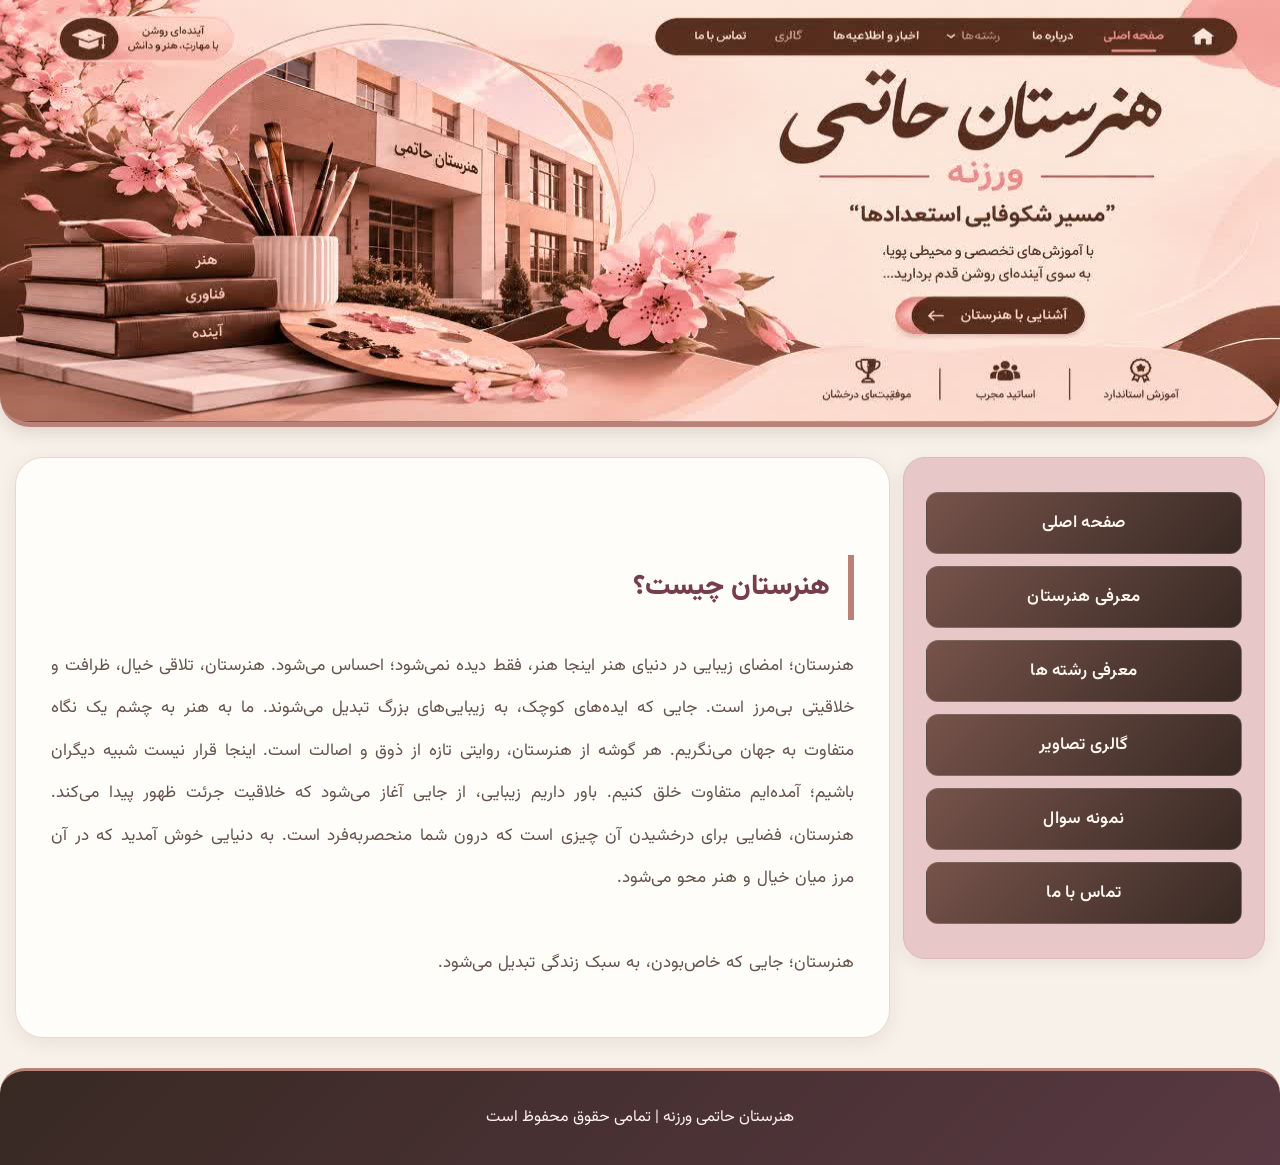
<file: index.html>
<!doctype html>
<html>
<head>
	<link rel="preconnect" href="https://fonts.googleapis.com">
<link rel="preconnect" href="https://fonts.gstatic.com" crossorigin>
<link href="https://fonts.googleapis.com/css2?family=Vazirmatn:wght@400;500;600;700;800&display=swap" rel="stylesheet">
<meta charset="utf-8">
	    <meta name="viewport" content="width=device-width, initial-scale=1.0">

<title>صفحه اصلی</title>
	<link rel="stylesheet" href="style4.css">
</head>

<body>
	<div class="header"></div>
	
	<div class="main">
		<div class="content">
			<br>
			<h2>هنرستان چیست؟</h2>
			<p>
				هنرستان؛ امضای زیبایی در دنیای هنر

اینجا هنر، فقط دیده نمی‌شود؛ احساس می‌شود.
هنرستان، تلاقی خیال، ظرافت و خلاقیتی بی‌مرز است.
جایی که ایده‌های کوچک، به زیبایی‌های بزرگ تبدیل می‌شوند.
ما به هنر به چشم یک نگاه متفاوت به جهان می‌نگریم.
هر گوشه از هنرستان، روایتی تازه از ذوق و اصالت است.
اینجا قرار نیست شبیه دیگران باشیم؛ آمده‌ایم متفاوت خلق کنیم.
باور داریم زیبایی، از جایی آغاز می‌شود که خلاقیت جرئت ظهور پیدا می‌کند.
هنرستان، فضایی برای درخشیدن آن چیزی است که درون شما منحصربه‌فرد است.
به دنیایی خوش آمدید که در آن مرز میان خیال و هنر محو می‌شود.<br><br>

هنرستان؛ جایی که خاص‌بودن، به سبک زندگی تبدیل می‌شود.

		

	</p>
		</div>
		<div class="menu">
			<ul>
				<li> <a href="index.html">صفحه اصلی</a></li>
				<li> <a href="moarefi.html">معرفی هنرستان</a></li>
				<li> <a href="reshteh.html">معرفی رشته ها</a></li>
				<li><a href="galeri.html">گالری تصاویر</a></li>
				<li><a href="Sample Questions.html">نمونه سوال</a></li>
				<li><a href="about.html">تماس با ما</a></li>
			</ul>
		</div>
	</div>
	<div class="footer">
		<p> هنرستان حاتمی ورزنه | تمامی حقوق محفوظ است</p>
		


	</div>
	 
</body>
</html>
</file>
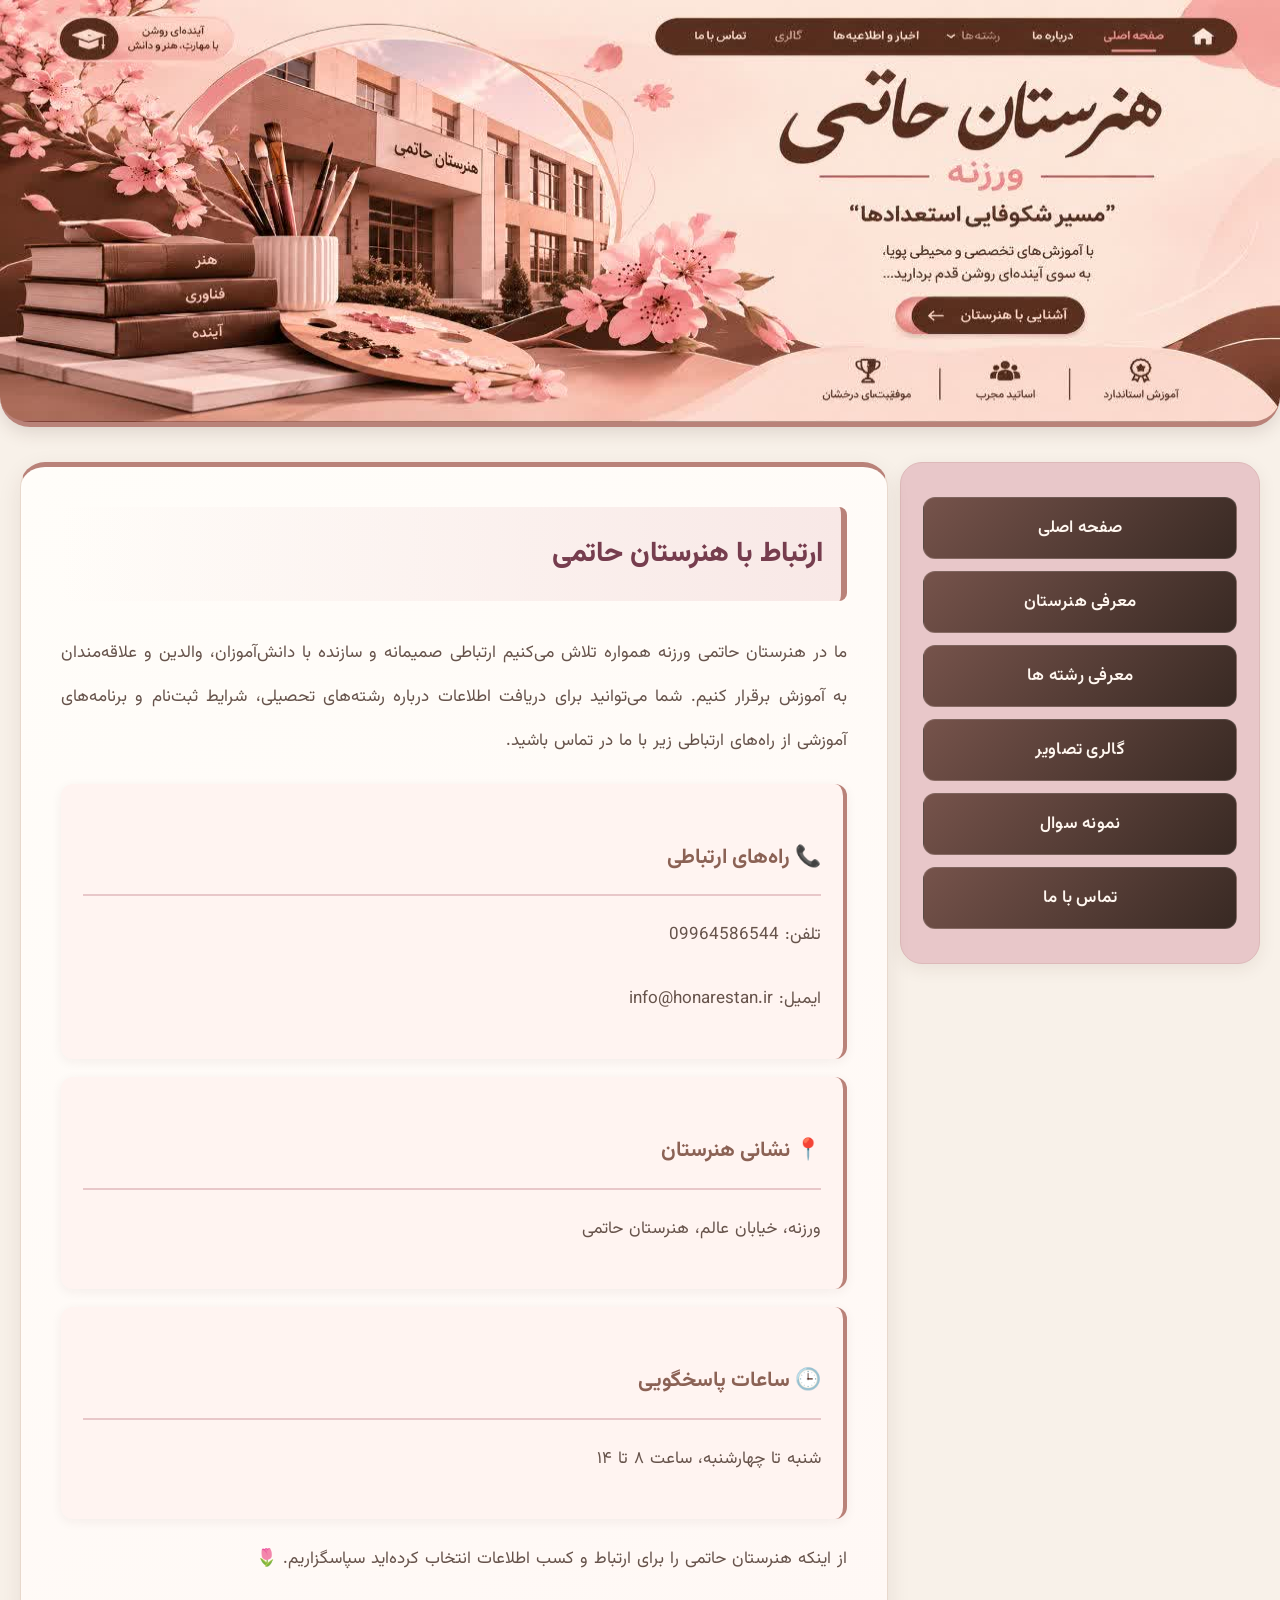
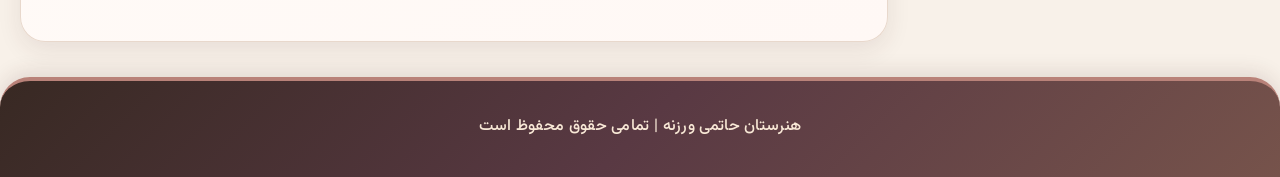
<file: about.html>
<!doctype html>
<html>
<head>
	<link rel="preconnect" href="https://fonts.googleapis.com">	
	<link rel="preconnect" href="https://fonts.gstatic.com" crossorigin>
	<link href="https://fonts.googleapis.com/css2?family=Vazirmatn:wght@400;500;600;700;800&display=swap" rel="stylesheet">


<meta charset="utf-8">
	    <meta name="viewport" content="width=device-width, initial-scale=1.0">

<title>تماس با ما</title>
	<style>
		
@charset "utf-8";
* {
    box-sizing: border-box;
}

body {
    font-family: 'Vazirmatn', Tahoma, sans-serif;
    direction: rtl;
    min-height: 100vh;
    display: flex;
    flex-direction: column;
    margin: 0;
    padding: 0;
    width: 100%;
    background-color: #F8F1E9;
    color: #382923;
}

.header {
    width: 100%;
    height: clamp(250px, 35vw, 550px);
    background-image: url("banner.jfif");
    background-size: cover;
    background-repeat: no-repeat;
    background-position: center;
    border-radius: 0 0 30px 30px;
    border-bottom: 5px solid #B98279;
    box-shadow: 0 5px 18px rgba(64, 37, 31, 0.15);
}
.main {
    direction: rtl;
    width: 100%;
    display: flex;
    align-items: flex-start;
    gap: 1%;
    padding: 20px;
    flex: 1;
    flex-direction: row-reverse;
    max-width: 1600px;
    margin: 0 auto;
}
.content {
    background: linear-gradient(145deg, #fffdf9, #fff8f5);
    width: 70%;
    min-height: 450px;
    padding: 40px;
    margin: 15px 0;
    text-align: justify;
    font-size: 17px;
    color: #66534b;
    border-radius: 25px;
    border: 1px solid #E8D8CC;
    border-top: 5px solid #B98279;
    box-shadow: 0 8px 25px rgba(64, 37, 31, 0.09);
    line-height: 2.5;
    transition: all 0.35s ease;
    position: relative;
    overflow: hidden;
}

/* افکت حرکت محتوا */

.content:hover {
    transform: translateY(-4px);
    box-shadow: 0 13px 30px rgba(64, 37, 31, 0.14);
}

/* عنوان اصلی محتوا */

.content h2 {
    color: #763D4E;
    font-size: 28px;
    font-weight: 800;
    margin-top: 0;
    margin-bottom: 30px;
    padding: 12px 18px;
    border-right: 6px solid #B98279;
    background: linear-gradient(to left, #F8E8E6, transparent);
    border-radius: 8px;
}

/* عنوان های فرعی */

.content h3 {
    color: #8B6255;
    font-size: 21px;
    font-weight: 700;
    border-bottom: 2px solid #E8C7C9;
    padding-bottom: 10px;
    margin-top: 30px;
    margin-bottom: 15px;
}

/* متن های داخل محتوا */

.content p {
    font-size: 17px;
    color: #66534b;
    line-height: 2.6;
    text-align: justify;
    word-spacing: 1px;
    margin-bottom: 20px;
}

/* تصاویر داخل محتوا */

.content img {
    display: block;
    max-width: 100%;
    height: auto;
    margin: 25px auto;
    border-radius: 18px;
    box-shadow: 0 5px 18px rgba(64, 37, 31, 0.13);
    transition: 0.3s ease;
}

.content img:hover {
    transform: scale(1.02);
}

/* فهرست داخل محتوا */

.content ul {
    padding-right: 25px;
}

.content li {
    margin: 10px 0;
    line-height: 2.2;
}

/* لینک های داخل محتوا */

.content a {
    color: #8B6255;
    text-decoration: none;
    transition: 0.3s;
}

.content a:hover {
    color: #B98279;
}

/* کارت های اطلاعاتی داخل محتوا */

.content .info-card {
    background: #FFF4F1;
    border-right: 4px solid #B98279;
    padding: 18px 22px;
    margin: 18px 0;
    border-radius: 12px;
    box-shadow: 0 3px 12px rgba(64, 37, 31, 0.06);
    transition: 0.3s ease;
}

.content .info-card:hover {
    transform: translateX(-5px);
    background: #FBE8E6;
}



.menu {
    width: 29%;
    background-color: #E8C7C9;
    min-height: 430px;
    padding: 22px;
    margin-top: 15px;
    font-size: 17px;
    border-radius: 22px;
    box-shadow: 0 5px 18px rgba(64, 37, 31, 0.08);
    border: 1px solid #DDB9B9;
    transition: 0.3s ease;
}

/* عنوان منو */

.menu h2,
.menu h3 {
    color: #763D4E;
    text-align: center;
    margin-top: 5px;
    margin-bottom: 25px;
}

/* لیست منو */

.menu ul {
    list-style: none;
    padding: 0;
    margin: 0;
}

.menu li {
    margin: 12px 0;
}

/* دکمه های منو */

.menu a:link,
.menu a:visited {
    background: linear-gradient(135deg, #76534B, #382923);
    color: #fff7f0;
    padding: 17px;
    display: block;
    text-decoration: none;
    border-radius: 12px;
    text-align: center;
    font-weight: 600;
    transition: all 0.3s ease;
    border: 1px solid rgba(255,255,255,0.15);
    letter-spacing: 0.3px;
}

/* افکت دکمه های منو */

.menu a:hover {
    background: linear-gradient(135deg, #B98279, #E8C7C9);
    color: #382923;
    transform: translateX(-5px);
    box-shadow: 0 6px 15px rgba(64, 37, 31, 0.2);
}

/* دسترسی با صفحه کلید */

.menu a:focus-visible {
    outline: 3px solid #763D4E;
    outline-offset: 3px;
}


img {
    max-width: 100%;
    height: auto;
    border-radius: 12px;
}


.footer {
    width: 100%;
    min-height: 100px;
    margin-top: auto;
    padding: 25px 15px;
    line-height: 2;
    text-align: center;
    background: linear-gradient(135deg, #382923, #593943, #76534B);
    font-size: 16px;
    color: #F8E8D6;
    border-top: 4px solid #B98279;
    border-radius: 30px 30px 0 0;
    box-shadow: 0 -5px 20px rgba(64, 37, 31, 0.12);
    transition: 0.3s ease;
}

.footer p {
    margin: 5px 0;
    font-weight: 500;
    letter-spacing: 0.3px;
}

.footer:hover {
    box-shadow: 0 -8px 25px rgba(64, 37, 31, 0.18);
}


@media screen and (max-width: 768px) {

    .main {
        flex-direction: column;
        padding: 10px;
        gap: 10px;
    }

    .content,
    .menu {
        width: 100%;
        padding: 20px;
        margin: 5px 0;
    }

    .header {
        height: 220px;
        border-radius: 0 0 20px 20px;
    }

    .content h2 {
        font-size: 22px;
    }

    .content h3 {
        font-size: 18px;
    }

    .content p {
        font-size: 15px;
    }

    .menu {
        min-height: auto;
    }

    .menu a:link,
    .menu a:visited {
        padding: 14px;
        font-size: 15px;
    }

    .footer {
        font-size: 14px;
        padding: 20px 10px;
        min-height: 85px;
    }
}


@media screen and (max-width: 400px) {

    .content {
        padding: 15px;
    }

    .content h2 {
        font-size: 19px;
    }

    .content h3 {
        font-size: 17px;
    }

    .content p {
        font-size: 14px;
    }

    .menu {
        padding: 15px;
    }

    .footer {
        font-size: 13px;
    }
}

		
	

/* اصلاحات یکپارچه برای نمایشگرهای کوچک و هدر کامل */
html { width: 100%; overflow-x: hidden; }
body { width: 100%; max-width: 100%; overflow-x: hidden; }
.header {
    width: 100%;
    height: auto !important;
    min-height: 0 !important;
    aspect-ratio: 1280 / 427;
    background-size: 100% 100% !important;
    background-position: center center !important;
    background-repeat: no-repeat;
}
.main { width: 100%; max-width: 100%; min-width: 0; }
.content, .menu { min-width: 0; max-width: 100%; overflow-wrap: anywhere; }
img, video, iframe { max-width: 100%; }
@media (max-width: 768px) {
    .main { flex-direction: column !important; align-items: stretch; gap: 12px; padding: 10px; }
    .content, .menu { width: 100% !important; max-width: 100%; margin: 5px 0; padding: 18px; }
    .header { border-radius: 0 0 18px 18px; }
    .content { font-size: 15px; line-height: 2; }
    .content p { font-size: 15px; line-height: 2.1; }
    .content h1 { font-size: clamp(21px, 6vw, 28px); }
    .content h2 { font-size: clamp(19px, 5.2vw, 24px); }
    .menu a { display: block; max-width: 100%; overflow-wrap: anywhere; }
}
@media (max-width: 400px) {
    .main { padding: 7px; }
    .content, .menu { padding: 14px; }
}

</style>
</head>

<body>
	<div class="header"></div>
	<div class="main">
		<div class="content">
			
<h2>ارتباط با هنرستان حاتمی</h2>

<p>
ما در هنرستان حاتمی ورزنه همواره تلاش می‌کنیم
ارتباطی صمیمانه و سازنده با دانش‌آموزان،
والدین و علاقه‌مندان به آموزش برقرار کنیم.
شما می‌توانید برای دریافت اطلاعات درباره رشته‌های
تحصیلی، شرایط ثبت‌نام و برنامه‌های آموزشی
از راه‌های ارتباطی زیر با ما در تماس باشید.
</p>

<div class="info-card">
    <h3>📞 راه‌های ارتباطی</h3>
    <p>
    تلفن: 09964586544
    </p>
    <p>
    ایمیل: info@honarestan.ir
    </p>
</div>

<div class="info-card">
    <h3>📍 نشانی هنرستان</h3>
    <p>
    ورزنه، خیابان عالم، هنرستان حاتمی
    </p>
</div>

<div class="info-card">
    <h3>🕒 ساعات پاسخگویی</h3>
    <p>
    شنبه تا چهارشنبه، ساعت ۸ تا ۱۴
    </p>
</div>

<p>
از اینکه هنرستان حاتمی را برای ارتباط و کسب اطلاعات
انتخاب کرده‌اید سپاسگزاریم. 🌷
</p>






				

				
		</div>
		<div class="menu">
			<ul>
		<li> <a href="index.html">صفحه اصلی</a></li>
		<li> <a href="moarefi.html">معرفی هنرستان</a></li>
		<li> <a href="reshteh.html">معرفی رشته ها</a></li>
		<li><a href="galeri.html">گالری تصاویر</a></li>
		<li><a href="Sample Questions.html">نمونه سوال</a></li>
		<li><a href="about.html">تماس با ما</a></li>
			</ul>
		</div>
	</div>
	<div class="footer">
			<p>هنرستان حاتمی ورزنه | تمامی حقوق محفوظ است</p>

	</div>
</body>
</html>
</file>
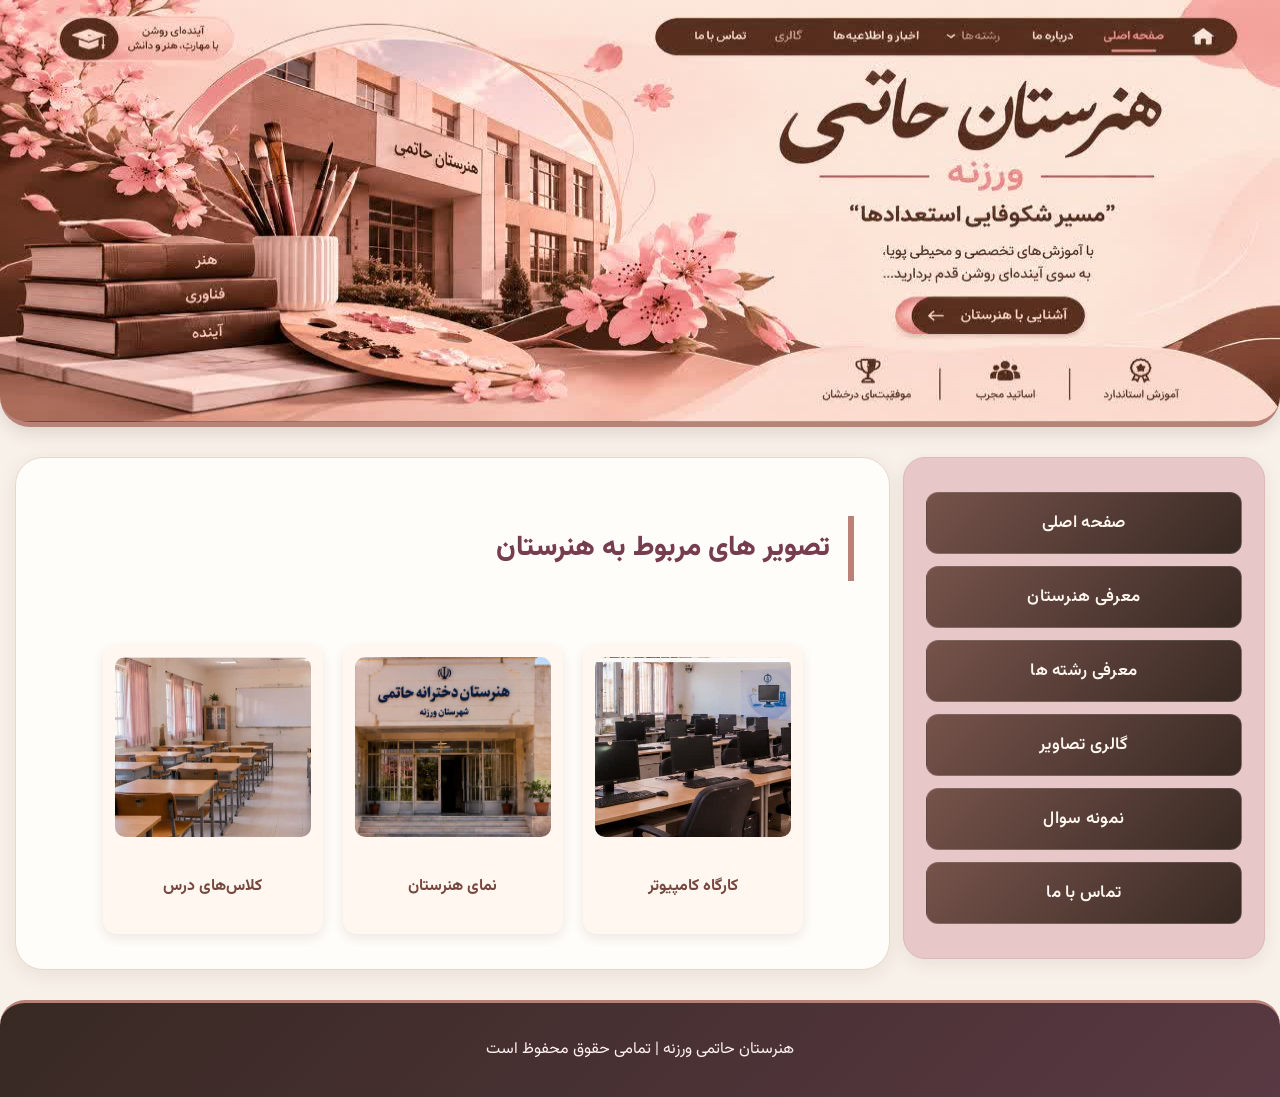
<file: galeri.html>
<!doctype html>
<html>
<head>
		<link rel="preconnect" href="https://fonts.googleapis.com">
<link rel="preconnect" href="https://fonts.gstatic.com" crossorigin>
<link href="https://fonts.googleapis.com/css2?family=Vazirmatn:wght@400;500;600;700;800&display=swap" rel="stylesheet">
<meta charset="utf-8">

<meta charset="utf-8">
	    <meta name="viewport" content="width=device-width, initial-scale=1.0">

<title>گالری تصاویر</title>
	<style>
		@charset "utf-8";

/* تنظیمات کلی سایت */
* {
    box-sizing: border-box;
}

body {
    font-family: 'Vazirmatn', Tahoma, sans-serif;
    font-style: normal;
    direction: rtl;
    min-height: 100vh;
    display: flex;
    flex-direction: column;
    margin: 0;
    padding: 0;
    width: 100%;
    background-color: #F8F1E9;
    color: #382923;
}

/* هدر سایت */
.header {
    width: 100%;
    height: clamp(250px, 35vw, 550px);
    background-image: url("banner.jfif");
    background-size: cover;
    background-repeat: no-repeat;
    background-position: center center;
    margin: 0;
    padding: 0;
    overflow: hidden;
    border-radius: 0 0 30px 30px;
    border-bottom: 5px solid #B98279;
    box-shadow: 0 5px 18px rgba(64, 37, 31, 0.15);
}

/* بخش اصلی */
.main {
    direction: rtl;
    width: 100%;
    display: flex;
    align-items: flex-start;
    gap: 1%;
    padding: 15px;
    flex: 1;
    flex-direction: row-reverse;
}

/* کادر محتوا */
.content {
    background-color: #fffdf9;
    width: 70%;
    min-height: 450px;
    padding: 35px;
    margin: 15px 0;
    text-align: justify;
    font-size: 17px;
    color: #66534b;
    border-radius: 28px;
    box-shadow: 0 5px 20px rgba(64, 37, 31, 0.08);
    line-height: 2.3;
    border: 1px solid #E8D8CC;
    transition: 0.3s ease;
}

/* عنوان های محتوا */
.content h2 {
    color: #763D4E;
    border-right: 6px solid #B98279;
    padding-right: 18px;
    font-size: 28px;
    font-weight: 800;
    margin-bottom: 25px;
}

/* متن ها */
.content p {
    font-size: 17px;
    font-weight: 400;
    line-height: 2.5;
    text-align: justify;
    word-spacing: 1px;
}

/* منوی کناری */
.menu {
    width: 29%;
    background-color: #E8C7C9;
    min-height: 430px;
    padding: 22px;
    margin-top: 15px;
    font-size: 17px;
    border-radius: 22px;
    box-shadow: 0 5px 18px rgba(64, 37, 31, 0.08);
    border: 1px solid #DDB9B9;
    transition: 0.3s ease;
}

/* لیست منو */
ul {
    list-style: none;
    padding: 0;
    margin: 0;
}

li {
    margin: 12px 0;
}

/* دکمه های منو */
a:link,
a:visited {
    background: linear-gradient(135deg, #76534B, #382923);
    color: #fff7f0;
    padding: 17px;
    display: block;
    text-decoration: none;
    border-radius: 12px;
    text-align: center;
    font-weight: 600;
    transition: all 0.3s ease;
    border: 1px solid rgba(255,255,255,0.15);
    letter-spacing: 0.3px;
}

/* افکت حرکت دکمه ها */
a:hover {
    background: linear-gradient(135deg, #B98279, #E8C7C9);
    color: #382923;
    transform: translateX(-5px);
    box-shadow: 0 6px 15px rgba(64, 37, 31, 0.2);
}

/* تصاویر */
img {
    max-width: 100%;
    height: auto;
    border-radius: 12px;
}

/* فوتر */
.footer {
    width: 100%;
    min-height: 80px;
    margin-top: auto;
    padding: 15px;
    line-height: 2;
    text-align: center;
    background: linear-gradient(135deg, #382923, #593943);
    font-size: 16px;
    color: #fff1f0;
    border-radius: 25px 25px 0 0;
    border-top: 3px solid #B98279;
}

/* نمایش در موبایل و تبلت */
@media screen and (max-width: 768px) {

    .main {
        flex-direction: column;
        padding: 10px;
        gap: 10px;
    }

    .content,
    .menu {
        width: 100%;
        padding: 18px;
        margin: 5px 0;
    }

    .header {
        height: 220px;
    }

    .content h2 {
        font-size: 21px;
    }

    .content p {
        font-size: 15px;
    }
	.footer {
    font-size: 14px;
    padding: 20px 10px;
    min-height: 85px;
}

    /* فوتر سایت */
.footer {
    width: 100%;
    min-height: 100px;
    margin-top: auto;
    padding: 25px 15px;
    line-height: 2;
    text-align: center;
    background: linear-gradient(135deg, #382923, #593943, #76534B);
    font-size: 16px;
    color: #F8E8D6;
    border-top: 4px solid #B98279;
    border-radius: 30px 30px 0 0;
    box-shadow: 0 -5px 20px rgba(64, 37, 31, 0.12);
}

/* متن داخل فوتر */
.footer p {
    margin: 5px 0;
    font-weight: 500;
    letter-spacing: 0.3px;
}

/* افکت فوتر */
.footer:hover {
    box-shadow: 0 -8px 25px rgba(64, 37, 31, 0.18);
}
}
		/* بخش گالری تصاویر */

.gallery {
    display: flex;
    justify-content: center;
    flex-wrap: wrap;
    gap: 20px;
}

.gallery-item {
    background-color: #fff7f0;
    padding: 12px;
    border-radius: 14px;
    width: 220px;
    box-shadow: 0 4px 12px rgba(64, 37, 31, 0.1);
    transition: 0.3s;
}

.gallery-item img {
    width: 100%;
    height: 180px;
    object-fit: cover;
    border-radius: 10px;
    margin: 0;
}

.gallery-item h3 {
    font-size: 16px;
    color: #75483f;
    text-align: center;
}

.gallery-item:hover {
    transform: translateY(-5px);
    box-shadow: 0 8px 18px rgba(64, 37, 31, 0.2);
}

	

/* اصلاحات یکپارچه برای نمایشگرهای کوچک و هدر کامل */
html { width: 100%; overflow-x: hidden; }
body { width: 100%; max-width: 100%; overflow-x: hidden; }
.header {
    width: 100%;
    height: auto !important;
    min-height: 0 !important;
    aspect-ratio: 1280 / 427;
    background-size: 100% 100% !important;
    background-position: center center !important;
    background-repeat: no-repeat;
}
.main { width: 100%; max-width: 100%; min-width: 0; }
.content, .menu { min-width: 0; max-width: 100%; overflow-wrap: anywhere; }
img, video, iframe { max-width: 100%; }
@media (max-width: 768px) {
    .main { flex-direction: column !important; align-items: stretch; gap: 12px; padding: 10px; }
    .content, .menu { width: 100% !important; max-width: 100%; margin: 5px 0; padding: 18px; }
    .header { border-radius: 0 0 18px 18px; }
    .content { font-size: 15px; line-height: 2; }
    .content p { font-size: 15px; line-height: 2.1; }
    .content h1 { font-size: clamp(21px, 6vw, 28px); }
    .content h2 { font-size: clamp(19px, 5.2vw, 24px); }
    .menu a { display: block; max-width: 100%; overflow-wrap: anywhere; }
}
@media (max-width: 400px) {
    .main { padding: 7px; }
    .content, .menu { padding: 14px; }
}

</style>
</head>

<body>
	<div class="header"></div>
	<div class="main">
		<div class="content">
			<h2>تصویر های مربوط به هنرستان</h2><br>

    <div class="gallery">

        <div class="gallery-item">
            <img src="photo_31062214530_x.jfif" alt="کارگاه کامپیوتر">
            <h3>کارگاه کامپیوتر</h3>
        </div>

        <div class="gallery-item">
            <img src="photo_31062215592_x.jfif" alt="نمای هنرستان">
            <h3>نمای هنرستان</h3>
        </div>

        <div class="gallery-item">
            <img src="photo_31062214504_x.jfif" alt="کلاس های درس">
            <h3>کلاس‌های درس</h3>
        </div>

    </div>

</div>
			
		<div class="menu">
			<ul>
			<li> <a href="index.html">صفحه اصلی</a></li>
			<li> <a href="moarefi.html">معرفی هنرستان</a></li>
			<li> <a href="reshteh.html">معرفی رشته ها</a></li>
			<li><a href="galeri.html">گالری تصاویر</a></li>
			<li><a href="Sample Questions.html">نمونه سوال</a></li>
			<li><a href="about.html">تماس با ما</a></li>
			</ul>
		</div>
	</div>
	<div class="footer">
		<p>هنرستان حاتمی ورزنه | تمامی حقوق محفوظ است</p>
	</div>
</body>
</html>
</file>
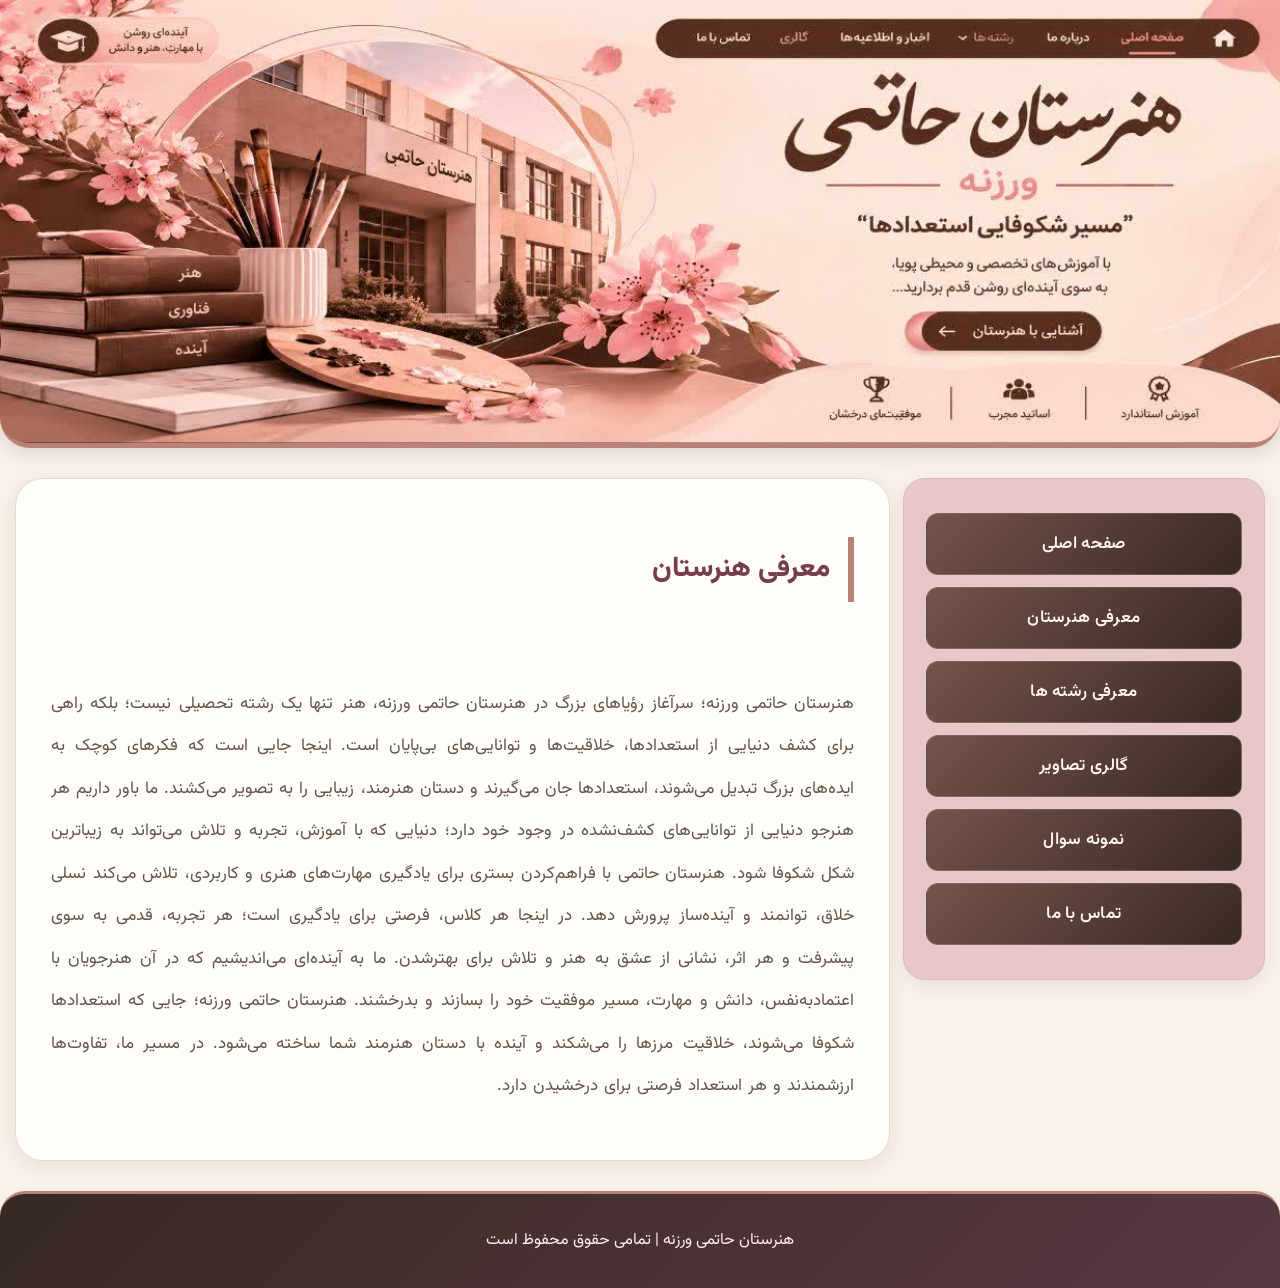
<file: moarefi.html>
<!doctype html>
<html>
<head>
	<link rel="preconnect" href="https://fonts.googleapis.com">
<link rel="preconnect" href="https://fonts.gstatic.com" crossorigin>
<link href="https://fonts.googleapis.com/css2?family=Vazirmatn:wght@400;500;600;700;800&display=swap" rel="stylesheet">
<meta charset="utf-8">
	    <meta name="viewport" content="width=device-width, initial-scale=1.0">

<title>معرفی هنرستان</title>
<style>
@charset "utf-8";

/* تنظیمات کلی سایت */
* {
    box-sizing: border-box;
}

body {
    font-family: 'Vazirmatn', Tahoma, sans-serif;
    font-style: normal;
    direction: rtl;
    min-height: 100vh;
    display: flex;
    flex-direction: column;
    margin: 0;
    padding: 0;
    width: 100%;
    background-color: #F8F1E9;
    color: #382923;
}

/* هدر سایت */
.header {
    width: 100%;
    height: clamp(250px, 35vw, 550px);
    background-image: url("banner.jfif");
    background-size: cover;
    background-repeat: no-repeat;
    background-position: center center;
    margin: 0;
    padding: 0;
    overflow: hidden;
    border-radius: 0 0 30px 30px;
    border-bottom: 5px solid #B98279;
    box-shadow: 0 5px 18px rgba(64, 37, 31, 0.15);
}

/* بخش اصلی */
.main {
    direction: rtl;
    width: 100%;
    display: flex;
    align-items: flex-start;
    gap: 1%;
    padding: 15px;
    flex: 1;
    flex-direction: row-reverse;
}

/* کادر محتوا */
.content {
    background-color: #fffdf9;
    width: 70%;
    min-height: 450px;
    padding: 35px;
    margin: 15px 0;
    text-align: justify;
    font-size: 17px;
    color: #66534b;
    border-radius: 28px;
    box-shadow: 0 5px 20px rgba(64, 37, 31, 0.08);
    line-height: 2.3;
    border: 1px solid #E8D8CC;
    transition: 0.3s ease;
}

/* عنوان های محتوا */
.content h2 {
    color: #763D4E;
    border-right: 6px solid #B98279;
    padding-right: 18px;
    font-size: 28px;
    font-weight: 800;
    margin-bottom: 25px;
}

/* متن ها */
.content p {
    font-size: 17px;
    font-weight: 400;
    line-height: 2.5;
    text-align: justify;
    word-spacing: 1px;
}

/* منوی کناری */
.menu {
    width: 29%;
    background-color: #E8C7C9;
    min-height: 430px;
    padding: 22px;
    margin-top: 15px;
    font-size: 17px;
    border-radius: 22px;
    box-shadow: 0 5px 18px rgba(64, 37, 31, 0.08);
    border: 1px solid #DDB9B9;
    transition: 0.3s ease;
}

/* لیست منو */
ul {
    list-style: none;
    padding: 0;
    margin: 0;
}

li {
    margin: 12px 0;
}

/* دکمه های منو */
a:link,
a:visited {
    background: linear-gradient(135deg, #76534B, #382923);
    color: #fff7f0;
    padding: 17px;
    display: block;
    text-decoration: none;
    border-radius: 12px;
    text-align: center;
    font-weight: 600;
    transition: all 0.3s ease;
    border: 1px solid rgba(255,255,255,0.15);
    letter-spacing: 0.3px;
}

/* افکت حرکت دکمه ها */
a:hover {
    background: linear-gradient(135deg, #B98279, #E8C7C9);
    color: #382923;
    transform: translateX(-5px);
    box-shadow: 0 6px 15px rgba(64, 37, 31, 0.2);
}

/* تصاویر */
img {
    max-width: 100%;
    height: auto;
    border-radius: 12px;
}

/* فوتر */
.footer {
    width: 100%;
    min-height: 80px;
    margin-top: auto;
    padding: 15px;
    line-height: 2;
    text-align: center;
    background: linear-gradient(135deg, #382923, #593943);
    font-size: 16px;
    color: #fff1f0;
    border-radius: 25px 25px 0 0;
    border-top: 3px solid #B98279;
}

/* نمایش در موبایل و تبلت */
@media screen and (max-width: 768px) {

    .main {
        flex-direction: column;
        padding: 10px;
        gap: 10px;
    }

    .content,
    .menu {
        width: 100%;
        padding: 18px;
        margin: 5px 0;
    }

    .header {
        height: 220px;
    }

    .content h2 {
        font-size: 21px;
    }

    .content p {
        font-size: 15px;
    }
	.footer {
    font-size: 14px;
    padding: 20px 10px;
    min-height: 85px;
}

    /* فوتر سایت */
.footer {
    width: 100%;
    min-height: 100px;
    margin-top: auto;
    padding: 25px 15px;
    line-height: 2;
    text-align: center;
    background: linear-gradient(135deg, #382923, #593943, #76534B);
    font-size: 16px;
    color: #F8E8D6;
    border-top: 4px solid #B98279;
    border-radius: 30px 30px 0 0;
    box-shadow: 0 -5px 20px rgba(64, 37, 31, 0.12);
}

/* متن داخل فوتر */
.footer p {
    margin: 5px 0;
    font-weight: 500;
    letter-spacing: 0.3px;
}

/* افکت فوتر */
.footer:hover {
    box-shadow: 0 -8px 25px rgba(64, 37, 31, 0.18);
	}
	

/* اصلاحات یکپارچه برای نمایشگرهای کوچک و هدر کامل */
html { width: 100%; overflow-x: hidden; }
body { width: 100%; max-width: 100%; overflow-x: hidden; }
.header {
    width: 100%;
    height: auto !important;
    min-height: 0 !important;
    aspect-ratio: 1280 / 427;
    background-size: 100% 100% !important;
    background-position: center center !important;
    background-repeat: no-repeat;
}
.main { width: 100%; max-width: 100%; min-width: 0; }
.content, .menu { min-width: 0; max-width: 100%; overflow-wrap: anywhere; }
img, video, iframe { max-width: 100%; }
@media (max-width: 768px) {
    .main { flex-direction: column !important; align-items: stretch; gap: 12px; padding: 10px; }
    .content, .menu { width: 100% !important; max-width: 100%; margin: 5px 0; padding: 18px; }
    .header { border-radius: 0 0 18px 18px; }
    .content { font-size: 15px; line-height: 2; }
    .content p { font-size: 15px; line-height: 2.1; }
    .content h1 { font-size: clamp(21px, 6vw, 28px); }
    .content h2 { font-size: clamp(19px, 5.2vw, 24px); }
    .menu a { display: block; max-width: 100%; overflow-wrap: anywhere; }
}
@media (max-width: 400px) {
    .main { padding: 7px; }
    .content, .menu { padding: 14px; }
}

</style>
</head>

<body>
	<div class="header"></div>
	
	<div class="main">
		<div class="content">
	<h2>معرفی هنرستان</h2><br>
			<p>
				هنرستان حاتمی ورزنه؛ سرآغاز رؤیاهای بزرگ 

در هنرستان حاتمی ورزنه، هنر تنها یک رشته تحصیلی نیست؛ بلکه راهی برای کشف دنیایی از استعدادها، خلاقیت‌ها و توانایی‌های بی‌پایان است.

اینجا جایی است که فکرهای کوچک به ایده‌های بزرگ تبدیل می‌شوند، استعدادها جان می‌گیرند و دستان هنرمند، زیبایی را به تصویر می‌کشند.

ما باور داریم هر هنرجو دنیایی از توانایی‌های کشف‌نشده در وجود خود دارد؛ دنیایی که با آموزش، تجربه و تلاش می‌تواند به زیباترین شکل شکوفا شود.

هنرستان حاتمی با فراهم‌کردن بستری برای یادگیری مهارت‌های هنری و کاربردی، تلاش می‌کند نسلی خلاق، توانمند و آینده‌ساز پرورش دهد.

در اینجا هر کلاس، فرصتی برای یادگیری است؛ هر تجربه، قدمی به سوی پیشرفت و هر اثر، نشانی از عشق به هنر و تلاش برای بهترشدن.

ما به آینده‌ای می‌اندیشیم که در آن هنرجویان با اعتمادبه‌نفس، دانش و مهارت، مسیر موفقیت خود را بسازند و بدرخشند.

هنرستان حاتمی ورزنه؛ جایی که استعدادها شکوفا می‌شوند، خلاقیت مرزها را می‌شکند و آینده با دستان هنرمند شما ساخته می‌شود.
				در مسیر ما، تفاوت‌ها ارزشمندند و هر استعداد فرصتی برای درخشیدن دارد.
			</p>
		</div>
		<div class="menu">
			<ul>
				<li> <a href="index.html">صفحه اصلی</a></li>
				<li> <a href="moarefi.html">معرفی هنرستان</a></li>
				<li> <a href="reshteh.html">معرفی رشته ها</a></li>
				<li><a href="galeri.html">گالری تصاویر</a></li>
				<li><a href="Sample Questions.html">نمونه سوال</a></li>
				<li><a href="about.html">تماس با ما</a></li>

			</ul>
		</div>
	</div>
	<div class="footer">
		<p>هنرستان حاتمی ورزنه | تمامی حقوق محفوظ است</p>
	</div>
</body>
</html>
</file>
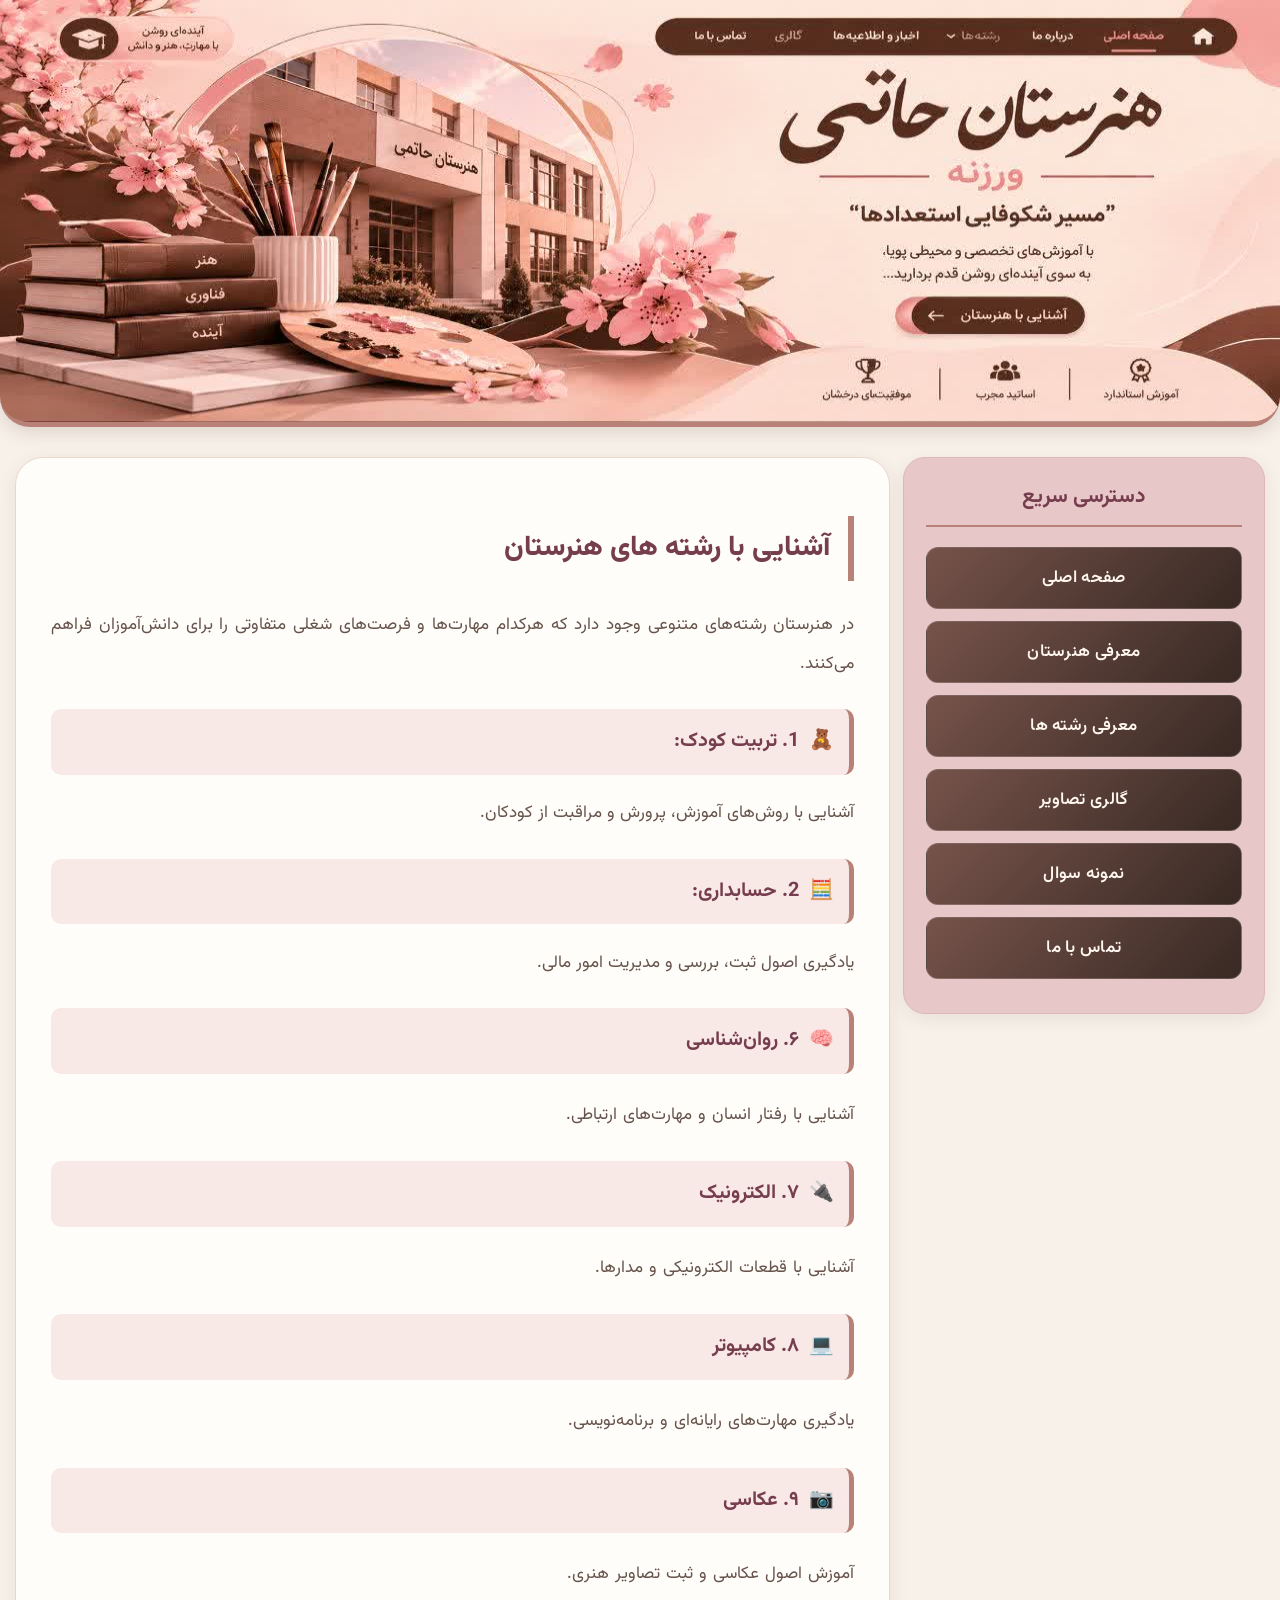
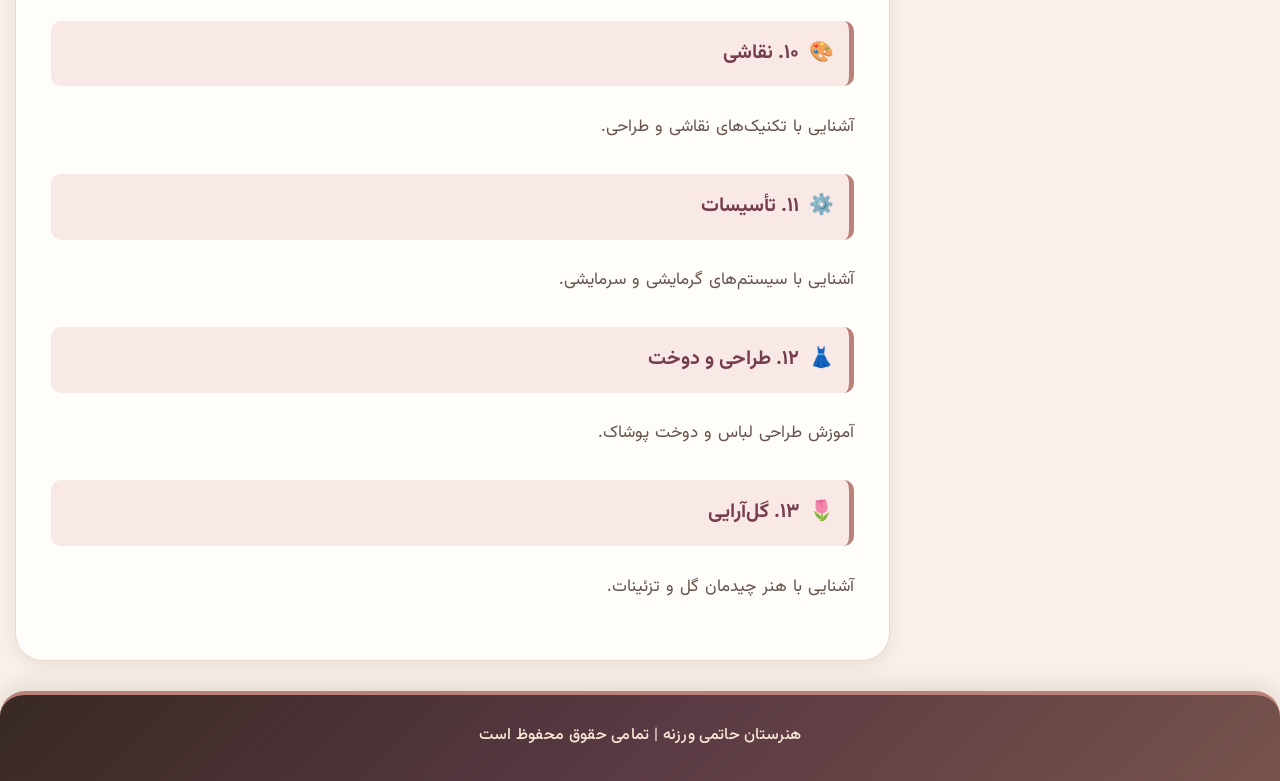
<file: reshteh.html>
<!doctype html>
<html>
<head>
			<link rel="preconnect" href="https://fonts.googleapis.com">
<link rel="preconnect" href="https://fonts.gstatic.com" crossorigin>
<link href="https://fonts.googleapis.com/css2?family=Vazirmatn:wght@400;500;600;700;800&display=swap" rel="stylesheet">
<meta charset="utf-8">
	    <meta name="viewport" content="width=device-width, initial-scale=1.0">

<title>معرفی رشته ها</title>
	<style>
		
@charset "utf-8";

/* تنظیمات کلی سایت */
* {
    box-sizing: border-box;
}

body {
    font-family: 'Vazirmatn', Tahoma, sans-serif;
    font-style: normal;
    direction: rtl;
    min-height: 100vh;
    display: flex;
    flex-direction: column;
    margin: 0;
    padding: 0;
    width: 100%;
    background-color: #F8F1E9;
    color: #382923;
    animation: fadeIn 0.7s ease;
}

/* انیمیشن ورود صفحه */
@keyframes fadeIn {
    from {
        opacity: 0;
    }
    to {
        opacity: 1;
    }
}

/* هدر سایت */
.header {
    width: 100%;
    height: clamp(250px, 35vw, 550px);
    background-image: url("banner.jfif");
    background-size: cover;
    background-repeat: no-repeat;
    background-position: center center;
    margin: 0;
    padding: 0;
    overflow: hidden;
    border-radius: 0 0 30px 30px;
    border-bottom: 5px solid #B98279;
    box-shadow: 0 5px 18px rgba(64, 37, 31, 0.15);
}

/* بخش اصلی */
.main {
    direction: rtl;
    width: 100%;
    display: flex;
    align-items: flex-start;
    gap: 1%;
    padding: 15px;
    flex: 1;
    flex-direction: row-reverse;
}

/* کادر محتوا */
.content {
    background-color: #fffdf9;
    width: 70%;
    min-height: 450px;
    padding: 35px;
    margin: 15px 0;
    text-align: justify;
    font-size: 17px;
    color: #66534b;
    border-radius: 28px;
    box-shadow: 0 5px 20px rgba(64, 37, 31, 0.08);
    line-height: 2.3;
    border: 1px solid #E8D8CC;
    transition: all 0.3s ease;
}

/* افکت کادر محتوا */
.content:hover {
    transform: translateY(-3px);
    box-shadow: 0 10px 25px rgba(64, 37, 31, 0.12);
}

/* عنوان اصلی محتوا */
.content h2 {
    color: #763D4E;
    border-right: 6px solid #B98279;
    padding-right: 18px;
    font-size: 28px;
    font-weight: 800;
    margin-bottom: 25px;
}

/* عنوان رشته ها */
.content h3 {
    color: #763D4E;
    background-color: #F8E8E6;
    padding: 10px 15px;
    border-right: 5px solid #B98279;
    border-radius: 10px;
    margin-top: 25px;
    transition: all 0.3s ease;
}

/* افکت عنوان رشته ها */
.content h3:hover {
    background-color: #E8C7C9;
    padding-right: 22px;
}

/* متن ها */
.content p {
    font-size: 17px;
    font-weight: 400;
    line-height: 2.5;
    text-align: justify;
    word-spacing: 1px;
}

/* منوی کناری */
.menu {
    width: 29%;
    background-color: #E8C7C9;
    min-height: 430px;
    padding: 22px;
    margin-top: 15px;
    font-size: 17px;
    border-radius: 22px;
    box-shadow: 0 5px 18px rgba(64, 37, 31, 0.08);
    border: 1px solid #DDB9B9;
    transition: all 0.3s ease;
}

/* عنوان منو */
.menu::before {
    content: "دسترسی سریع";
    display: block;
    text-align: center;
    font-size: 21px;
    font-weight: bold;
    color: #763D4E;
    margin-bottom: 20px;
    padding-bottom: 12px;
    border-bottom: 2px solid #B98279;
}

/* لیست منو */
ul {
    list-style: none;
    padding: 0;
    margin: 0;
}

li {
    margin: 12px 0;
}

/* دکمه های منو */
a:link,
a:visited {
    background: linear-gradient(135deg, #76534B, #382923);
    color: #fff7f0;
    padding: 17px;
    display: block;
    text-decoration: none;
    border-radius: 12px;
    text-align: center;
    font-weight: 600;
    transition: all 0.3s ease;
    border: 1px solid rgba(255,255,255,0.15);
    letter-spacing: 0.3px;
}

/* افکت حرکت دکمه ها */
a:hover {
    background: linear-gradient(135deg, #B98279, #E8C7C9);
    color: #382923;
    transform: translateX(-5px);
    box-shadow: 0 6px 15px rgba(64, 37, 31, 0.2);
}

/* تصاویر */
img {
    max-width: 100%;
    height: auto;
    border-radius: 12px;
    transition: transform 0.3s ease;
}

img:hover {
    transform: scale(1.02);
}

/* فوتر */
.footer {
    width: 100%;
    min-height: 90px;
    margin-top: auto;
    padding: 20px 15px;
    line-height: 2;
    text-align: center;
    background: linear-gradient(135deg, #382923, #593943, #76534B);
    font-size: 16px;
    color: #F8E8D6;
    border-radius: 25px 25px 0 0;
    border-top: 4px solid #B98279;
    box-shadow: 0 -5px 20px rgba(64, 37, 31, 0.12);
    transition: all 0.3s ease;
}

/* متن داخل فوتر */
.footer p {
    margin: 5px 0;
    font-weight: 500;
    letter-spacing: 0.3px;
}

/* افکت فوتر */
.footer:hover {
    box-shadow: 0 -8px 25px rgba(64, 37, 31, 0.18);
}

/* نمایش در موبایل و تبلت */
@media screen and (max-width: 768px) {

    .main {
        flex-direction: column;
        padding: 10px;
        gap: 10px;
    }

    .content,
    .menu {
        width: 100%;
        padding: 18px;
        margin: 5px 0;
    }

    .header {
        height: 220px;
        border-radius: 0 0 18px 18px;
    }

    .content h2 {
        font-size: 21px;
    }

    .content h3 {
        font-size: 17px;
    }

    .content p {
        font-size: 15px;
    }

    .menu {
        min-height: auto;
    }

    .footer {
        font-size: 14px;
        padding: 20px 10px;
        min-height: 85px;
    }
}

/* نمایش در گوشی های کوچک */
@media screen and (max-width: 400px) {

    .content {
        padding: 14px;
    }

    .content h2 {
        font-size: 19px;
    }

    .menu {
        padding: 14px;
    }

    a:link,
    a:visited {
        padding: 13px 8px;
        font-size: 14px;
    }
}

/* رعایت تنظیمات حرکتی دستگاه کاربر */
@media (prefers-reduced-motion: reduce) {
    *,
    *::before,
    *::after {
        animation-duration: 0.01ms !important;
        transition-duration: 0.01ms !important;
    }
}
		/* آیکون رشته های هنرستان */
.koodak::before {
    content: "🧸";
    margin-left: 10px;
}

.hesabdari::before {
    content: "🧮";
    margin-left: 10px;
}

.ravanshenasi::before {
    content: "🧠";
    margin-left: 10px;
}

.electronic::before {
    content: "🔌";
    margin-left: 10px;
}

.computer::before {
    content: "💻";
    margin-left: 10px;
}

.aksasi::before {
    content: "📷";
    margin-left: 10px;
}

.naghashi::before {
    content: "🎨";
    margin-left: 10px;
}

.tasisat::before {
    content: "⚙️";
    margin-left: 10px;
}

.mod::before {
    content: "👗";
    margin-left: 10px;
}

.gol::before {
    content: "🌷";
    margin-left: 10px;
}

	

/* اصلاحات یکپارچه برای نمایشگرهای کوچک و هدر کامل */
html { width: 100%; overflow-x: hidden; }
body { width: 100%; max-width: 100%; overflow-x: hidden; }
.header {
    width: 100%;
    height: auto !important;
    min-height: 0 !important;
    aspect-ratio: 1280 / 427;
    background-size: 100% 100% !important;
    background-position: center center !important;
    background-repeat: no-repeat;
}
.main { width: 100%; max-width: 100%; min-width: 0; }
.content, .menu { min-width: 0; max-width: 100%; overflow-wrap: anywhere; }
img, video, iframe { max-width: 100%; }
@media (max-width: 768px) {
    .main { flex-direction: column !important; align-items: stretch; gap: 12px; padding: 10px; }
    .content, .menu { width: 100% !important; max-width: 100%; margin: 5px 0; padding: 18px; }
    .header { border-radius: 0 0 18px 18px; }
    .content { font-size: 15px; line-height: 2; }
    .content p { font-size: 15px; line-height: 2.1; }
    .content h1 { font-size: clamp(21px, 6vw, 28px); }
    .content h2 { font-size: clamp(19px, 5.2vw, 24px); }
    .menu a { display: block; max-width: 100%; overflow-wrap: anywhere; }
}
@media (max-width: 400px) {
    .main { padding: 7px; }
    .content, .menu { padding: 14px; }
}

</style>
</head>

<body>
	<div class="header"></div>
	<div class="main">
		<div class="content">
			<p>
			<h2>آشنایی با رشته های هنرستان</h2>
			در هنرستان رشته‌های متنوعی وجود دارد که هرکدام مهارت‌ها و فرصت‌های شغلی متفاوتی را برای دانش‌آموزان فراهم می‌کنند.
			<h3 class="koodak">1. تربیت کودک:</h3>
			آشنایی با روش‌های آموزش، پرورش و مراقبت از کودکان.
			</p>
		<p>
			<h3 class="hesabdari">2. حسابداری:</h3>
			یادگیری اصول ثبت، بررسی و مدیریت امور مالی.
		</p>
	<h3 class="ravanshenasi">۶. روان‌شناسی</h3>
<p>آشنایی با رفتار انسان و مهارت‌های ارتباطی.</p>

<h3 class="electronic">۷. الکترونیک</h3>
<p>آشنایی با قطعات الکترونیکی و مدارها.</p>

<h3 class="computer">۸. کامپیوتر</h3>
<p>یادگیری مهارت‌های رایانه‌ای و برنامه‌نویسی.</p>

<h3 class="aksasi">۹. عکاسی</h3>
<p>آموزش اصول عکاسی و ثبت تصاویر هنری.</p>

<h3 class="naghashi">۱۰. نقاشی</h3>
<p>آشنایی با تکنیک‌های نقاشی و طراحی.</p>

<h3 class="tasisat">۱۱. تأسیسات</h3>
<p>آشنایی با سیستم‌های گرمایشی و سرمایشی.</p>

<h3 class="mod">۱۲. طراحی و دوخت</h3>
<p>آموزش طراحی لباس و دوخت پوشاک.</p>

<h3 class="gol">۱۳. گل‌آرایی</h3>
<p>آشنایی با هنر چیدمان گل و تزئینات.</p>
	</div>
			
			
				<div class="menu">
			<ul>		
	<li> <a href="index.html">صفحه اصلی</a></li>
	<li> <a href="moarefi.html">معرفی هنرستان</a></li>
	<li> <a href="reshteh.html">معرفی رشته ها</a></li>
	<li><a href="galeri.html">گالری تصاویر</a></li>
	<li><a href="Sample Questions.html">نمونه سوال</a></li>
	<li><a href="about.html">تماس با ما</a></li>
		</ul>
			</div>
		</div>
		<div class="footer">
			<p>هنرستان حاتمی ورزنه | تمامی حقوق محفوظ است</p>
		</div>	
</body>
</html>
</file>
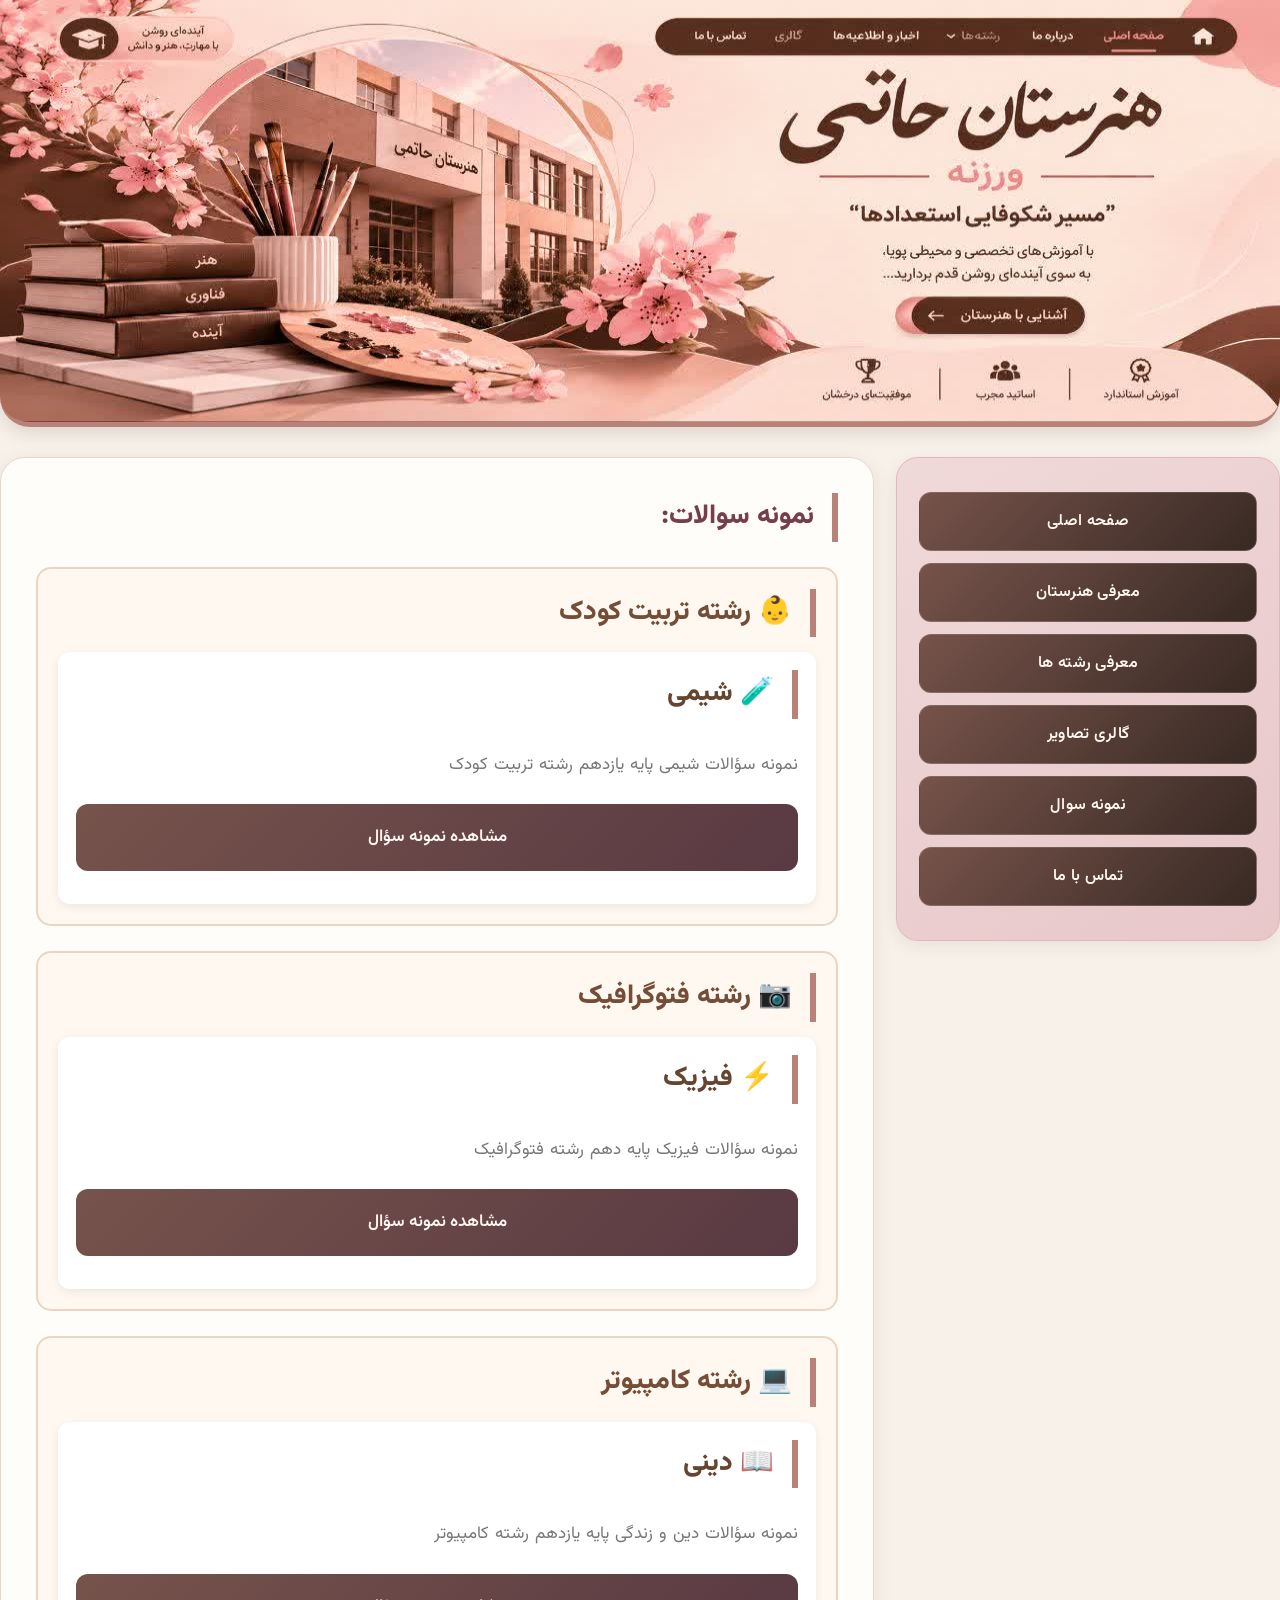
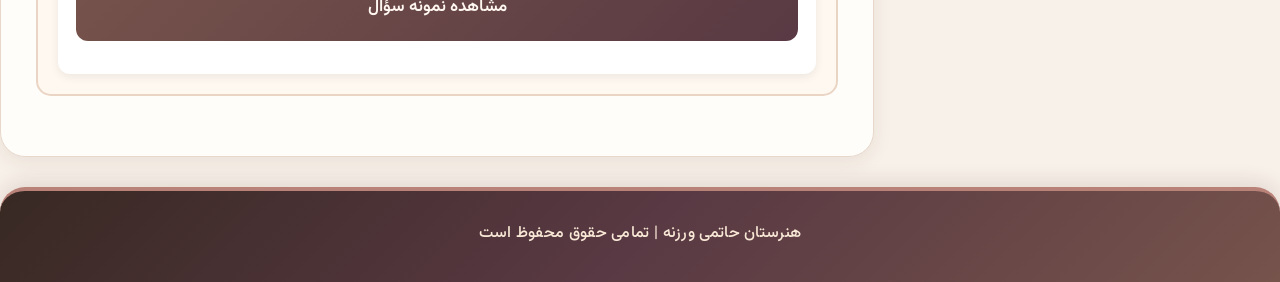
<file: Sample Questions.html>
<!doctype html>
<html>
<head>
			<link rel="preconnect" href="https://fonts.googleapis.com">
<link rel="preconnect" href="https://fonts.gstatic.com" crossorigin>
<link href="https://fonts.googleapis.com/css2?family=Vazirmatn:wght@400;500;600;700;800&display=swap" rel="stylesheet">

<meta charset="utf-8">
	    <meta name="viewport" content="width=device-width, initial-scale=1.0">

<title>نمونه سوالات</title>
	<style>

@charset "utf-8";

/* فونت و تنظیمات کلی سایت */
* {
    box-sizing: border-box;
}

body {
    font-family: 'Vazirmatn', Tahoma, sans-serif;
    font-style: normal;
    direction: rtl;
    min-height: 100vh;
    display: flex;
    flex-direction: column;
    margin: 0;
    padding: 0;
    width: 100%;
    background-color: #F8F1E9;
    color: #382923;
}

/* هدر سایت */
.header {
    width: 100%;
    height: clamp(250px, 35vw, 550px);
    background-image: url("banner.jfif");
    background-size: cover;
    background-repeat: no-repeat;
    background-position: center center;
    margin: 0;
    padding: 0;
    overflow: hidden;
    border-radius: 0 0 30px 30px;
    border-bottom: 5px solid #B98279;
    box-shadow: 0 5px 18px rgba(64, 37, 31, 0.15);
}

/* بخش اصلی سایت */
.main {
    direction: rtl;
    width: 94%;
    max-width: 1400px;
    margin: 20px auto;
    display: flex;
    align-items: flex-start;
    gap: 22px;
    padding: 10px 0;
    flex: 1;
    flex-direction: row-reverse;
}

/* کادر محتوا */
.content {
    background-color: #fffdf9;
    width: 70%;
    min-width: 0;
    min-height: 450px;
    padding: 35px;
    margin: 0;
    text-align: justify;
    font-size: 17px;
    color: #66534b;
    border-radius: 25px;
    box-shadow: 0 5px 20px rgba(64, 37, 31, 0.08);
    line-height: 2.3;
    border: 1px solid #E8D8CC;
    transition: all 0.3s ease;
}

/* عنوان های محتوا */
.content h1,
.content h2,
.content h3 {
    color: #763D4E;
    border-right: 6px solid #B98279;
    padding-right: 18px;
    font-size: 27px;
    font-weight: 800;
    margin: 0 0 25px;
    line-height: 1.8;
}

/* متن های محتوا */
.content p {
    font-size: 17px;
    font-weight: 400;
    line-height: 2.5;
    text-align: justify;
    word-spacing: 1px;
    margin-bottom: 18px;
}

/* تصاویر */
img {
    max-width: 100%;
    height: auto;
    border-radius: 12px;
    display: block;
    margin: 15px auto;
}

/* منوی کناری */
.menu {
    width: 30%;
    flex-shrink: 0;
    background: linear-gradient(145deg, #F0D9D9, #E8C7C9);
    min-height: 430px;
    padding: 22px;
    margin: 0;
    font-size: 17px;
    border-radius: 22px;
    box-shadow: 0 5px 18px rgba(64, 37, 31, 0.08);
    border: 1px solid #DDB9B9;
    transition: 0.3s ease;
}

/* لیست منو */
.menu ul {
    list-style: none;
    padding: 0;
    margin: 0;
}

.menu li {
    margin: 12px 0;
}

/* دکمه های منو */
.menu a:link,
.menu a:visited {
    background: linear-gradient(135deg, #76534B, #382923);
    color: #fff7f0;
    padding: 16px 12px;
    display: block;
    text-decoration: none;
    border-radius: 12px;
    text-align: center;
    font-weight: 600;
    font-size: 16px;
    transition: all 0.3s ease;
    border: 1px solid rgba(255,255,255,0.15);
    letter-spacing: 0.3px;
}

/* افکت حرکت منو */
.menu a:hover {
    background: linear-gradient(135deg, #B98279, #E8C7C9);
    color: #382923;
    transform: translateX(-5px);
    box-shadow: 0 6px 15px rgba(64, 37, 31, 0.2);
}

/* لینک های داخل محتوا */
.content a:link,
.content a:visited {
    background: linear-gradient(135deg, #76534B, #593943);
    color: #fff7f0;
    padding: 14px 18px;
    display: block;
    text-decoration: none;
    border-radius: 12px;
    text-align: center;
    font-weight: 600;
    margin: 15px 0;
    transition: all 0.3s ease;
}

/* افکت لینک های محتوا */
.content a:hover {
    background: linear-gradient(135deg, #B98279, #E8C7C9);
    color: #382923;
    transform: translateX(-4px);
    box-shadow: 0 5px 14px rgba(64, 37, 31, 0.15);
}

/* فوتر سایت */
.footer {
    width: 100%;
    min-height: 95px;
    margin-top: auto;
    padding: 22px 15px;
    line-height: 2;
    text-align: center;
    background: linear-gradient(135deg, #382923, #593943, #76534B);
    font-size: 16px;
    color: #F8E8D6;
    border-top: 4px solid #B98279;
    border-radius: 25px 25px 0 0;
    box-shadow: 0 -5px 20px rgba(64, 37, 31, 0.12);
}

/* متن داخل فوتر */
.footer p {
    margin: 5px 0;
    font-weight: 500;
    letter-spacing: 0.3px;
}

/* افکت فوتر */
.footer:hover {
    box-shadow: 0 -8px 25px rgba(64, 37, 31, 0.18);
}

/* نمایش در تبلت */
@media screen and (max-width: 992px) {

    .main {
        width: 96%;
        gap: 15px;
    }

    .menu {
        width: 32%;
        padding: 15px;
    }

    .content {
        width: 68%;
        padding: 25px;
    }

    .menu a {
        font-size: 15px;
    }
}

/* نمایش در موبایل */
@media screen and (max-width: 768px) {

    .header {
        height: 220px;
        border-radius: 0 0 20px 20px;
    }

    .main {
        width: 94%;
        flex-direction: column;
        padding: 10px 0;
        gap: 15px;
        margin: 15px auto;
    }

    .content,
    .menu {
        width: 100%;
        min-height: auto;
        padding: 20px;
        margin: 0;
        border-radius: 18px;
    }

    /* نمایش منو در دو ستون */
    .menu ul {
        display: grid;
        grid-template-columns: repeat(2, 1fr);
        gap: 10px;
    }

    .menu li {
        margin: 0;
    }

    .menu a:link,
    .menu a:visited {
        font-size: 14px;
        padding: 14px 7px;
    }

    .content h1,
    .content h2,
    .content h3 {
        font-size: 22px;
    }

    .content p {
        font-size: 15px;
        line-height: 2.2;
    }

    .content a {
        font-size: 15px;
        padding: 13px 10px;
    }

    .footer {
        font-size: 14px;
        padding: 20px 10px;
        min-height: 80px;
        border-radius: 18px 18px 0 0;
    }
}

/* موبایل های کوچک */
@media screen and (max-width: 380px) {

    .menu ul {
        grid-template-columns: 1fr;
    }

    .content {
        padding: 16px;
    }

    .content h2 {
        font-size: 20px;
    }
}

/* کاهش انیمیشن برای افرادی که ترجیح می دهند */
@media (prefers-reduced-motion: reduce) {
    *,
    *::before,
    *::after {
        transition: none !important;
        scroll-behavior: auto !important;
    }
}
		
.field-section {
    background: #fff8f0;
    padding: 20px;
    margin-bottom: 25px;
    border-radius: 15px;
    border: 2px solid #ead5c5;
}

.field-section h2 {
    color: #754c35;
    margin-bottom: 15px;
    text-align: right;
}

.question-card {
    background: white;
    padding: 18px;
    border-radius: 12px;
    text-align: right;
    box-shadow: 0 3px 10px #00000012;
}

.question-card h3 {
    color: #65452f;
}

.question-card p {
    color: #777;
}

.pdf-btn {
    display: inline-block;
    background: #9b665d;
    color: white;
    text-decoration: none;
    padding: 10px 20px;
    border-radius: 8px;
    margin-top: 10px;
}

.pdf-btn:hover {
    background: #75483f;
}


	

/* اصلاحات یکپارچه برای نمایشگرهای کوچک و هدر کامل */
html { width: 100%; overflow-x: hidden; }
body { width: 100%; max-width: 100%; overflow-x: hidden; }
.header {
    width: 100%;
    height: auto !important;
    min-height: 0 !important;
    aspect-ratio: 1280 / 427;
    background-size: 100% 100% !important;
    background-position: center center !important;
    background-repeat: no-repeat;
}
.main { width: 100%; max-width: 100%; min-width: 0; }
.content, .menu { min-width: 0; max-width: 100%; overflow-wrap: anywhere; }
img, video, iframe { max-width: 100%; }
@media (max-width: 768px) {
    .main { flex-direction: column !important; align-items: stretch; gap: 12px; padding: 10px; }
    .content, .menu { width: 100% !important; max-width: 100%; margin: 5px 0; padding: 18px; }
    .header { border-radius: 0 0 18px 18px; }
    .content { font-size: 15px; line-height: 2; }
    .content p { font-size: 15px; line-height: 2.1; }
    .content h1 { font-size: clamp(21px, 6vw, 28px); }
    .content h2 { font-size: clamp(19px, 5.2vw, 24px); }
    .menu a { display: block; max-width: 100%; overflow-wrap: anywhere; }
}
@media (max-width: 400px) {
    .main { padding: 7px; }
    .content, .menu { padding: 14px; }
}

</style>
</head>

<body>
	<div class="header"></div>
	<div class="main">
		<div class="content">
			<h2>نمونه سوالات:</h2>
			

<div class="field-section">
    <h2>👶 رشته تربیت کودک</h2>

    <div class="question-card">
        <h3>🧪 شیمی</h3>
        <p>نمونه سؤالات شیمی پایه یازدهم رشته تربیت کودک</p>
        <a href="riazi11fani-session3-4.pdf" target="_blank" class="pdf-btn">
            مشاهده نمونه سؤال
        </a>
	</div>
			</div>
<div class="field-section">
    <h2>📷 رشته فتوگرافیک</h2>

    <div class="question-card">
        <h3>⚡ فیزیک</h3>
        <p>نمونه سؤالات فیزیک پایه دهم رشته فتوگرافیک</p>
        <a href="physicfani-session3-1.pdf" target="_blank" class="pdf-btn">
            مشاهده نمونه سؤال
        </a>
	</div>
			</div>
<div class="field-section">
	<h2>💻 رشته کامپیوتر</h2>
    <div class="question-card">
        <h3>📖 دینی</h3>
        <p>نمونه سؤالات دین و زندگی پایه یازدهم رشته کامپیوتر</p>
        <a href="dini11-term1403-1.pdf" target="_blank" class="pdf-btn">
            مشاهده نمونه سؤال
        </a>
    </div>	
			</div>
		</div>
		<div class="menu">
			<ul>
		<li> <a href="index.html">صفحه اصلی</a></li>
		<li> <a href="moarefi.html">معرفی هنرستان</a></li>
		<li> <a href="reshteh.html">معرفی رشته ها</a></li>
		<li><a href="galeri.html">گالری تصاویر</a></li>
		<li><a href="Sample Questions.html">نمونه سوال</a></li>
		<li><a href="about.html">تماس با ما</a></li>
			</ul>
		</div>
	</div>
	<div class="footer">
	<p>هنرستان حاتمی ورزنه | تمامی حقوق محفوظ است</p>

	</div>
</body>
</html>
</file>
<file: style4.css>
@charset "utf-8";

/* تنظیمات کلی سایت */
* {
    box-sizing: border-box;
}

body {
    font-family: 'Vazirmatn', Tahoma, sans-serif;
    font-style: normal;
    direction: rtl;
    min-height: 100vh;
    display: flex;
    flex-direction: column;
    margin: 0;
    padding: 0;
    width: 100%;
    background-color: #F8F1E9;
    color: #382923;
}

/* هدر سایت */
.header {
    width: 100%;
    height: clamp(250px, 35vw, 550px);
    background-image: url("banner.jfif");
    background-size: cover;
    background-repeat: no-repeat;
    background-position: center center;
    margin: 0;
    padding: 0;
    overflow: hidden;
    border-radius: 0 0 30px 30px;
    border-bottom: 5px solid #B98279;
    box-shadow: 0 5px 18px rgba(64, 37, 31, 0.15);
}

/* بخش اصلی */
.main {
    direction: rtl;
    width: 100%;
    display: flex;
    align-items: flex-start;
    gap: 1%;
    padding: 15px;
    flex: 1;
    flex-direction: row-reverse;
}

/* کادر محتوا */
.content {
    background-color: #fffdf9;
    width: 70%;
    min-height: 450px;
    padding: 35px;
    margin: 15px 0;
    text-align: justify;
    font-size: 17px;
    color: #66534b;
    border-radius: 28px;
    box-shadow: 0 5px 20px rgba(64, 37, 31, 0.08);
    line-height: 2.3;
    border: 1px solid #E8D8CC;
    transition: 0.3s ease;
}

/* عنوان های محتوا */
.content h2 {
    color: #763D4E;
    border-right: 6px solid #B98279;
    padding-right: 18px;
    font-size: 28px;
    font-weight: 800;
    margin-bottom: 25px;
}

/* متن ها */
.content p {
    font-size: 17px;
    font-weight: 400;
    line-height: 2.5;
    text-align: justify;
    word-spacing: 1px;
}

/* منوی کناری */
.menu {
    width: 29%;
    background-color: #E8C7C9;
    min-height: 430px;
    padding: 22px;
    margin-top: 15px;
    font-size: 17px;
    border-radius: 22px;
    box-shadow: 0 5px 18px rgba(64, 37, 31, 0.08);
    border: 1px solid #DDB9B9;
    transition: 0.3s ease;
}

/* لیست منو */
ul {
    list-style: none;
    padding: 0;
    margin: 0;
}

li {
    margin: 12px 0;
}

/* دکمه های منو */
a:link,
a:visited {
    background: linear-gradient(135deg, #76534B, #382923);
    color: #fff7f0;
    padding: 17px;
    display: block;
    text-decoration: none;
    border-radius: 12px;
    text-align: center;
    font-weight: 600;
    transition: all 0.3s ease;
    border: 1px solid rgba(255,255,255,0.15);
    letter-spacing: 0.3px;
}

/* افکت حرکت دکمه ها */
a:hover {
    background: linear-gradient(135deg, #B98279, #E8C7C9);
    color: #382923;
    transform: translateX(-5px);
    box-shadow: 0 6px 15px rgba(64, 37, 31, 0.2);
}

/* تصاویر */
img {
    max-width: 100%;
    height: auto;
    border-radius: 12px;
}

/* فوتر */
.footer {
    width: 100%;
    min-height: 80px;
    margin-top: auto;
    padding: 15px;
    line-height: 2;
    text-align: center;
    background: linear-gradient(135deg, #382923, #593943);
    font-size: 16px;
    color: #fff1f0;
    border-radius: 25px 25px 0 0;
    border-top: 3px solid #B98279;
}

/* نمایش در موبایل و تبلت */
@media screen and (max-width: 768px) {

    .main {
        flex-direction: column;
        padding: 10px;
        gap: 10px;
    }

    .content,
    .menu {
        width: 100%;
        padding: 18px;
        margin: 5px 0;
    }

    .header {
        height: 220px;
    }

    .content h2 {
        font-size: 21px;
    }

    .content p {
        font-size: 15px;
    }
	.footer {
    font-size: 14px;
    padding: 20px 10px;
    min-height: 85px;
}

    /* فوتر سایت */
.footer {
    width: 100%;
    min-height: 100px;
    margin-top: auto;
    padding: 25px 15px;
    line-height: 2;
    text-align: center;
    background: linear-gradient(135deg, #382923, #593943, #76534B);
    font-size: 16px;
    color: #F8E8D6;
    border-top: 4px solid #B98279;
    border-radius: 30px 30px 0 0;
    box-shadow: 0 -5px 20px rgba(64, 37, 31, 0.12);
}

/* متن داخل فوتر */
.footer p {
    margin: 5px 0;
    font-weight: 500;
    letter-spacing: 0.3px;
}

/* افکت فوتر */
.footer:hover {
    box-shadow: 0 -8px 25px rgba(64, 37, 31, 0.18);
}
}

/* اصلاحات یکپارچه برای نمایشگرهای کوچک و هدر کامل */
html { width: 100%; overflow-x: hidden; }
body { width: 100%; max-width: 100%; overflow-x: hidden; }
.header {
    width: 100%;
    height: auto !important;
    min-height: 0 !important;
    aspect-ratio: 1280 / 427;
    background-size: 100% 100% !important;
    background-position: center center !important;
    background-repeat: no-repeat;
}
.main { width: 100%; max-width: 100%; min-width: 0; }
.content, .menu { min-width: 0; max-width: 100%; overflow-wrap: anywhere; }
img, video, iframe { max-width: 100%; }
@media (max-width: 768px) {
    .main { flex-direction: column !important; align-items: stretch; gap: 12px; padding: 10px; }
    .content, .menu { width: 100% !important; max-width: 100%; margin: 5px 0; padding: 18px; }
    .header { border-radius: 0 0 18px 18px; }
    .content { font-size: 15px; line-height: 2; }
    .content p { font-size: 15px; line-height: 2.1; }
    .content h1 { font-size: clamp(21px, 6vw, 28px); }
    .content h2 { font-size: clamp(19px, 5.2vw, 24px); }
    .menu a { display: block; max-width: 100%; overflow-wrap: anywhere; }
}
@media (max-width: 400px) {
    .main { padding: 7px; }
    .content, .menu { padding: 14px; }
}
</file>
